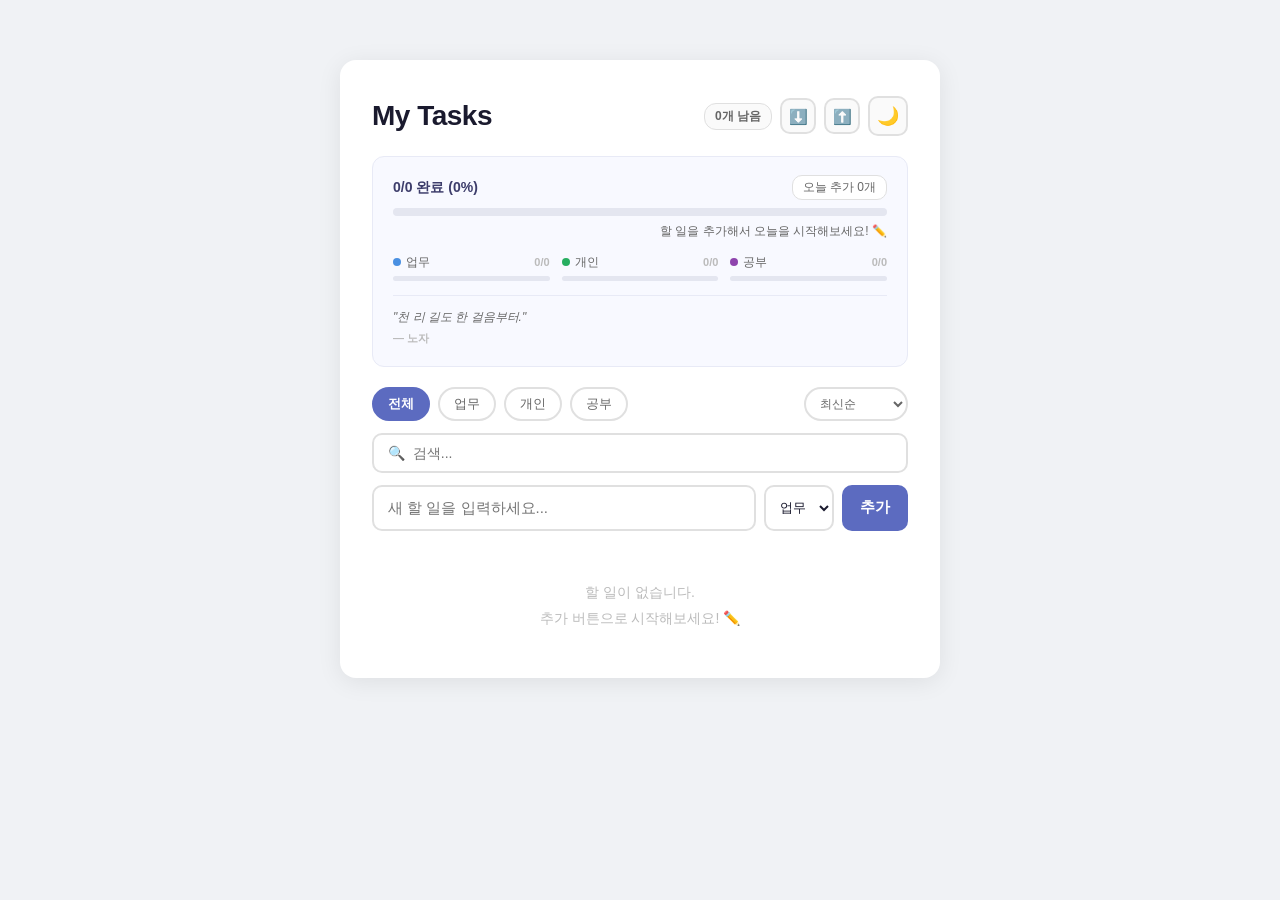
<file: index.html>
<!DOCTYPE html>
<html lang="ko">
<head>
  <meta charset="UTF-8">
  <meta name="viewport" content="width=device-width, initial-scale=1.0">
  <title>My Tasks</title>
  <link rel="stylesheet" href="style.css">
</head>
<body>

  <!-- 스크린 리더 전용 라이브 영역 (시각적으로 숨김) -->
  <div id="srAnnounce" class="sr-only" aria-live="polite" aria-atomic="true"></div>

  <div class="card" role="main">

    <!-- ── 헤더 ── -->
    <div class="header-row">
      <h1 class="title">My Tasks</h1>
      <div class="header-actions">
        <span id="remainingBadge" class="remaining-badge" aria-live="polite" aria-label="남은 할 일 개수">0개 남음</span>

        <!-- 내보내기 -->
        <button id="exportBtn" class="icon-btn" title="JSON으로 내보내기" aria-label="데이터 JSON으로 내보내기">⬇️</button>

        <!-- 가져오기 (hidden file input + trigger button) -->
        <button id="importBtn" class="icon-btn" title="JSON에서 가져오기" aria-label="데이터 JSON에서 가져오기">⬆️</button>
        <input type="file" id="importFile" accept=".json" hidden aria-hidden="true">

        <!-- 다크/라이트 토글 -->
        <button id="themeToggle" class="theme-toggle" title="다크 모드 (Alt+D)" aria-label="테마 전환">
          <span class="theme-icon" aria-hidden="true">🌙</span>
        </button>
      </div>
    </div>

    <!-- ── 진행률 대시보드 ── -->
    <section class="dashboard" aria-label="진행률 대시보드">
      <div class="dash-overall">
        <div class="dash-header">
          <span id="dashText" class="dash-text">0/0 완료 (0%)</span>
          <span id="dashToday" class="dash-today" aria-live="polite">오늘 추가 0개</span>
        </div>
        <!-- role=progressbar + aria-valuenow 는 JS에서 업데이트 -->
        <div
          class="progress-track"
          id="progressTrack"
          role="progressbar"
          aria-valuenow="0"
          aria-valuemin="0"
          aria-valuemax="100"
          aria-label="전체 진행률"
        >
          <div class="progress-bar" id="progressBar" style="width:0%"></div>
        </div>
        <!-- 완료율에 따른 응원 메시지 -->
        <p id="encourageMsg" class="encourage-msg" aria-live="polite"></p>
      </div>

      <!-- 카테고리별 미니 진행률 -->
      <div class="dash-cats" id="dashCats" aria-label="카테고리별 진행률"></div>

      <!-- 오늘의 격언 -->
      <div class="quote-box" id="quoteBox" aria-label="오늘의 격언"></div>
    </section>

    <!-- ── 필터 + 정렬 + 완료 삭제 ── -->
    <div class="filter-bar">
      <div class="filter-row" id="filterRow" role="group" aria-label="카테고리 필터">
        <button class="filter-btn active" data-filter="all"      aria-pressed="true">전체</button>
        <button class="filter-btn"        data-filter="work"     aria-pressed="false">업무</button>
        <button class="filter-btn"        data-filter="personal" aria-pressed="false">개인</button>
        <button class="filter-btn"        data-filter="study"    aria-pressed="false">공부</button>
      </div>
      <div class="filter-bar-right">
        <select id="sortSelect" class="sort-select" aria-label="정렬 기준 선택">
          <option value="newest">최신순</option>
          <option value="oldest">오래된순</option>
          <option value="category">카테고리순</option>
          <option value="manual">수동 정렬</option>
        </select>
        <button
          id="clearCompletedBtn"
          class="clear-completed-btn"
          style="display:none"
          aria-label="완료된 항목 모두 삭제"
        >완료 삭제</button>
      </div>
    </div>

    <!-- ── 검색 ── -->
    <div class="search-area" role="search">
      <input
        type="search"
        id="searchInput"
        class="search-input"
        placeholder="🔍  검색..."
        aria-label="할 일 검색"
        autocomplete="off"
      >
    </div>

    <!-- ── 할 일 입력 ── -->
    <div class="input-area">
      <div class="input-row">
        <input
          type="text"
          id="taskInput"
          class="task-input"
          placeholder="새 할 일을 입력하세요..."
          maxlength="200"
          aria-label="새 할 일 내용 입력"
          autocomplete="off"
        >
        <select id="categorySelect" class="category-select" aria-label="카테고리 선택">
          <option value="work">업무</option>
          <option value="personal">개인</option>
          <option value="study">공부</option>
        </select>
        <button id="addBtn" class="add-btn" aria-label="할 일 추가">추가</button>
      </div>
    </div>

    <!-- ── 할 일 목록 ── -->
    <ul id="taskList" class="task-list" role="list" aria-label="할 일 목록"></ul>

    <!-- 빈 상태 메시지 -->
    <p id="emptyMsg" class="empty-msg" role="status"></p>

  </div><!-- .card -->

  <!-- ── 알림 토스트 (fixed) ── -->
  <div id="toast" class="toast" role="alert" aria-live="assertive" aria-atomic="true"></div>

  <script src="script.js"></script>
</body>
</html>
</file>
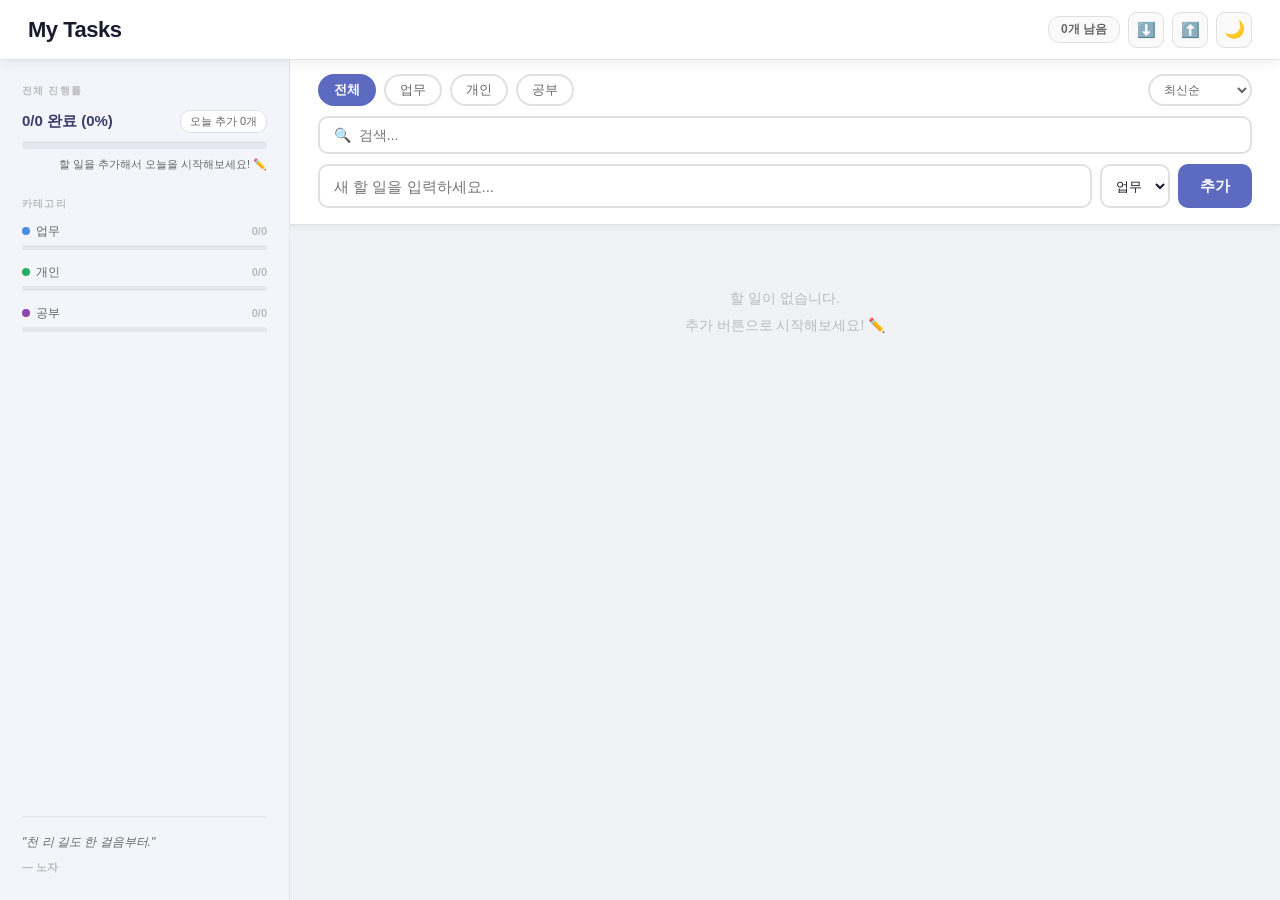
<file: web_version/index.html>
<!DOCTYPE html>
<html lang="ko">
<head>
  <meta charset="UTF-8">
  <meta name="viewport" content="width=device-width, initial-scale=1.0">
  <title>My Tasks</title>
  <link rel="stylesheet" href="style.css">
</head>
<body>
  <!-- 스크린 리더 전용 라이브 영역 -->
  <div id="srAnnounce" class="sr-only" aria-live="polite" aria-atomic="true"></div>

  <!-- ══════════════════════════════════════════
       최상단 헤더 (전체 너비)
       ══════════════════════════════════════════ -->
  <header class="app-header">
    <h1 class="title">My Tasks</h1>
    <div class="header-actions">
      <span id="remainingBadge" class="remaining-badge"
            aria-live="polite" aria-label="남은 할 일 개수">0개 남음</span>
      <button id="exportBtn" class="icon-btn"
              title="JSON으로 내보내기 (Alt+E)"
              aria-label="데이터 JSON으로 내보내기">⬇️</button>
      <button id="importBtn" class="icon-btn"
              title="JSON에서 가져오기 (Alt+I)"
              aria-label="데이터 JSON에서 가져오기">⬆️</button>
      <input type="file" id="importFile" accept=".json" hidden aria-hidden="true">
      <button id="themeToggle" class="icon-btn theme-toggle"
              title="다크 모드 (Alt+D)" aria-label="테마 전환">
        <span class="theme-icon" aria-hidden="true">🌙</span>
      </button>
    </div>
  </header>

  <!-- ══════════════════════════════════════════
       앱 본문: 사이드바 + 메인 패널
       ══════════════════════════════════════════ -->
  <div class="app-body">

    <!-- ── 사이드바: 대시보드 ── -->
    <aside class="sidebar" aria-label="진행률 대시보드">

      <!-- 전체 진행률 -->
      <div class="sidebar-section">
        <p class="sidebar-label">전체 진행률</p>
        <div class="dash-header">
          <span id="dashText" class="dash-text">0/0 완료 (0%)</span>
          <span id="dashToday" class="dash-today" aria-live="polite">오늘 추가 0개</span>
        </div>
        <div class="progress-track" id="progressTrack"
             role="progressbar" aria-valuenow="0"
             aria-valuemin="0" aria-valuemax="100" aria-label="전체 진행률">
          <div class="progress-bar" id="progressBar" style="width:0%"></div>
        </div>
        <p id="encourageMsg" class="encourage-msg" aria-live="polite"></p>
      </div>

      <!-- 카테고리별 진행률 -->
      <div class="sidebar-section">
        <p class="sidebar-label">카테고리</p>
        <div class="dash-cats" id="dashCats" aria-label="카테고리별 진행률"></div>
      </div>

      <!-- 격언을 하단으로 밀어내는 스페이서 -->
      <div class="sidebar-spacer" aria-hidden="true"></div>

      <!-- 오늘의 격언 -->
      <div class="quote-box" id="quoteBox" aria-label="오늘의 격언"></div>

    </aside>

    <!-- ── 메인 패널 ── -->
    <main class="main-panel" role="main">

      <!-- 고정 컨트롤 영역 (스크롤 안 됨) -->
      <div class="controls-area">

        <!-- 필터 + 정렬 + 완료 삭제 -->
        <div class="filter-bar">
          <div class="filter-row" id="filterRow"
               role="group" aria-label="카테고리 필터">
            <button class="filter-btn active" data-filter="all"      aria-pressed="true">전체</button>
            <button class="filter-btn"        data-filter="work"     aria-pressed="false">업무</button>
            <button class="filter-btn"        data-filter="personal" aria-pressed="false">개인</button>
            <button class="filter-btn"        data-filter="study"    aria-pressed="false">공부</button>
          </div>
          <div class="filter-bar-right">
            <select id="sortSelect" class="sort-select" aria-label="정렬 기준 선택">
              <option value="newest">최신순</option>
              <option value="oldest">오래된순</option>
              <option value="category">카테고리순</option>
              <option value="manual">수동 정렬</option>
            </select>
            <button id="clearCompletedBtn" class="clear-completed-btn"
                    style="display:none" aria-label="완료된 항목 모두 삭제">완료 삭제</button>
          </div>
        </div>

        <!-- 검색 -->
        <div class="search-area" role="search">
          <input type="search" id="searchInput" class="search-input"
                 placeholder="🔍  검색..." aria-label="할 일 검색" autocomplete="off">
        </div>

        <!-- 할 일 입력 -->
        <div class="input-area">
          <div class="input-row">
            <input type="text" id="taskInput" class="task-input"
                   placeholder="새 할 일을 입력하세요..." maxlength="200"
                   aria-label="새 할 일 내용 입력" autocomplete="off">
            <select id="categorySelect" class="category-select" aria-label="카테고리 선택">
              <option value="work">업무</option>
              <option value="personal">개인</option>
              <option value="study">공부</option>
            </select>
            <button id="addBtn" class="add-btn" aria-label="할 일 추가">추가</button>
          </div>
        </div>
      </div>

      <!-- 할 일 목록 (독립 스크롤) -->
      <div class="list-area">
        <ul id="taskList" class="task-list" role="list" aria-label="할 일 목록"></ul>
        <p id="emptyMsg" class="empty-msg" role="status"></p>
      </div>

    </main>
  </div><!-- .app-body -->

  <!-- 알림 토스트 -->
  <div id="toast" class="toast" role="alert" aria-live="assertive" aria-atomic="true"></div>

  <script src="script.js"></script>
</body>
</html>
</file>
<file: style.css>
/* ════════════════════════════════════════════════
   CSS Custom Properties — 라이트 / 다크 색상 시스템
   ════════════════════════════════════════════════ */
:root {
  --bg:              #f0f2f5;
  --card:            #ffffff;
  --text:            #1a1a2e;
  --text-muted:      #666;
  --text-subtle:     #bbb;
  --border:          #e0e0e0;
  --border-soft:     #ebebeb;
  --input-bg:        #ffffff;
  --item-bg:         #fafafa;
  --item-hover:      #f3f4ff;
  --dash-bg:         #f8f9ff;
  --dash-border:     #e8eaf6;
  --dash-text:       #3d3d6b;
  --progress-track:  #e4e6f0;
  --tag-work-bg:     #e8f1fb;
  --tag-personal-bg: #e3f6ec;
  --tag-study-bg:    #f3eaf8;
  --editing-bg:      #f0f2ff;
  --shadow:          rgba(0, 0, 0, 0.08);
}

body.dark {
  --bg:              #1A1A1A;
  --card:            #2D2D2D;
  --text:            #E0E0E0;
  --text-muted:      #999;
  --text-subtle:     #555;
  --border:          #444444;
  --border-soft:     #3a3a3a;
  --input-bg:        #383838;
  --item-bg:         #353535;
  --item-hover:      #3d3d52;
  --dash-bg:         #252538;
  --dash-border:     #404055;
  --dash-text:       #9090cc;
  --progress-track:  #444444;
  --tag-work-bg:     rgba(74, 144, 226, 0.18);
  --tag-personal-bg: rgba(39, 174, 96, 0.18);
  --tag-study-bg:    rgba(142, 68, 173, 0.18);
  --editing-bg:      #2a2a4a;
  --shadow:          rgba(0, 0, 0, 0.35);
}

/* ── 리셋 ── */
*, *::before, *::after {
  box-sizing: border-box;
  margin: 0;
  padding: 0;
}

/* ── 스크린 리더 전용 숨김 ── */
.sr-only {
  position: absolute;
  width: 1px;
  height: 1px;
  padding: 0;
  margin: -1px;
  overflow: hidden;
  clip: rect(0,0,0,0);
  white-space: nowrap;
  border: 0;
}

body {
  min-height: 100vh;
  display: flex;
  justify-content: center;
  align-items: flex-start;
  padding: 60px 16px 80px; /* 하단 토스트 공간 확보 */
  background: var(--bg);
  font-family: 'Segoe UI', Tahoma, Geneva, Verdana, sans-serif;
  color: var(--text);
  transition: background 0.3s ease, color 0.3s ease;
}

.card {
  width: 100%;
  max-width: 600px;
  background: var(--card);
  border-radius: 16px;
  box-shadow: 0 4px 24px var(--shadow);
  padding: 36px 32px;
  transition: background 0.3s ease, box-shadow 0.3s ease;
}

/* ════════════════════════════════════════════════
   헤더
   ════════════════════════════════════════════════ */
.header-row {
  display: flex;
  align-items: center;
  justify-content: space-between;
  gap: 12px;
  margin-bottom: 20px;
}

.title {
  font-size: 28px;
  font-weight: 700;
  color: var(--text);
  letter-spacing: -0.5px;
  transition: color 0.3s;
}

.header-actions {
  display: flex;
  align-items: center;
  gap: 8px;
  flex-shrink: 0;
}

.remaining-badge {
  font-size: 12px;
  font-weight: 600;
  color: var(--text-muted);
  background: var(--item-bg);
  border: 1px solid var(--border);
  padding: 4px 10px;
  border-radius: 12px;
  white-space: nowrap;
  transition: background 0.3s, color 0.3s, border-color 0.3s;
}

/* 내보내기/가져오기 아이콘 버튼 */
.icon-btn {
  width: 36px;
  height: 36px;
  border: 2px solid var(--border);
  border-radius: 10px;
  background: var(--item-bg);
  font-size: 15px;
  cursor: pointer;
  display: inline-flex;
  align-items: center;
  justify-content: center;
  flex-shrink: 0;
  transition: all 0.2s;
  line-height: 1;
  text-decoration: none;
}

.icon-btn:hover {
  border-color: #5c6bc0;
  transform: scale(1.06);
}

.icon-btn:focus-visible {
  outline: 2px solid #5c6bc0;
  outline-offset: 2px;
}

/* 다크 모드 토글 */
.theme-toggle {
  width: 40px;
  height: 40px;
  border: 2px solid var(--border);
  border-radius: 10px;
  background: var(--item-bg);
  font-size: 18px;
  cursor: pointer;
  display: flex;
  align-items: center;
  justify-content: center;
  flex-shrink: 0;
  transition: all 0.2s;
}

.theme-toggle:hover  { border-color: #5c6bc0; transform: scale(1.08); }
.theme-toggle:focus-visible { outline: 2px solid #5c6bc0; outline-offset: 2px; }

/* ════════════════════════════════════════════════
   대시보드
   ════════════════════════════════════════════════ */
.dashboard {
  background: var(--dash-bg);
  border: 1px solid var(--dash-border);
  border-radius: 12px;
  padding: 18px 20px;
  margin-bottom: 20px;
  transition: background 0.3s, border-color 0.3s;
}

.dash-overall { margin-bottom: 14px; }

.dash-header {
  display: flex;
  justify-content: space-between;
  align-items: center;
  margin-bottom: 8px;
}

.dash-text {
  font-size: 14px;
  font-weight: 700;
  color: var(--dash-text);
  transition: color 0.3s;
}

.dash-today {
  font-size: 12px;
  color: var(--text-muted);
  background: var(--card);
  padding: 3px 10px;
  border-radius: 10px;
  border: 1px solid var(--border);
  transition: background 0.3s, color 0.3s, border-color 0.3s;
}

/* 진행률 바 */
.progress-track {
  height: 8px;
  background: var(--progress-track);
  border-radius: 4px;
  overflow: hidden;
  transition: background 0.3s;
}

.progress-track.small { height: 5px; }

.progress-bar {
  height: 100%;
  background: linear-gradient(90deg, #5c6bc0, #7986cb);
  border-radius: 4px;
  transition: width 0.55s cubic-bezier(0.4, 0, 0.2, 1);
}

.progress-bar.work     { background: #4A90E2; }
.progress-bar.personal { background: #27AE60; }
.progress-bar.study    { background: #8E44AD; }

/* 응원 메시지 */
.encourage-msg {
  font-size: 12px;
  color: var(--text-muted);
  margin-top: 7px;
  text-align: right;
  line-height: 1.4;
  min-height: 16px;
  transition: color 0.3s;
}

/* 카테고리 미니 바 */
.dash-cats {
  display: grid;
  grid-template-columns: repeat(3, 1fr);
  gap: 12px;
  margin-bottom: 0;
}

.dash-cat { display: flex; flex-direction: column; gap: 5px; }

.dash-cat-header { display: flex; align-items: center; gap: 5px; }

.dash-cat-dot {
  width: 8px;
  height: 8px;
  border-radius: 50%;
  flex-shrink: 0;
}

.dash-cat-dot.work     { background: #4A90E2; }
.dash-cat-dot.personal { background: #27AE60; }
.dash-cat-dot.study    { background: #8E44AD; }

.dash-cat-label {
  font-size: 12px;
  font-weight: 500;
  color: var(--text-muted);
  flex: 1;
  transition: color 0.3s;
}

.dash-cat-count {
  font-size: 11px;
  font-weight: 600;
  color: var(--text-subtle);
  transition: color 0.3s;
}

/* 오늘의 격언 */
.quote-box {
  border-top: 1px solid var(--dash-border);
  margin-top: 14px;
  padding-top: 12px;
  font-size: 12px;
  color: var(--text-muted);
  line-height: 1.6;
  display: none; /* 격언이 로드된 후 JS에서 표시 */
  transition: border-color 0.3s, color 0.3s;
}

.quote-box.visible { display: block; }

.quote-text { font-style: italic; }

.quote-author {
  font-style: normal;
  font-weight: 600;
  font-size: 11px;
  color: var(--text-subtle);
  margin-top: 3px;
  transition: color 0.3s;
}

/* ════════════════════════════════════════════════
   필터 바
   ════════════════════════════════════════════════ */
.filter-bar {
  display: flex;
  align-items: center;
  justify-content: space-between;
  gap: 10px;
  margin-bottom: 12px;
  flex-wrap: wrap;
}

.filter-row {
  display: flex;
  gap: 8px;
  flex-wrap: wrap;
  flex: 1;
}

.filter-btn {
  height: 34px;
  padding: 0 14px;
  border: 2px solid var(--border);
  border-radius: 20px;
  background: transparent;
  font-size: 13px;
  font-weight: 500;
  color: var(--text-muted);
  cursor: pointer;
  transition: all 0.2s;
}

.filter-btn:hover { border-color: #5c6bc0; color: #5c6bc0; }
.filter-btn:focus-visible { outline: 2px solid #5c6bc0; outline-offset: 2px; }

.filter-btn.active                         { background: #5c6bc0; border-color: #5c6bc0; color: #fff; font-weight: 600; }
.filter-btn[data-filter="work"].active     { background: #4A90E2; border-color: #4A90E2; }
.filter-btn[data-filter="personal"].active { background: #27AE60; border-color: #27AE60; }
.filter-btn[data-filter="study"].active    { background: #8E44AD; border-color: #8E44AD; }

.filter-btn[data-filter="work"]:not(.active):hover     { border-color: #4A90E2; color: #4A90E2; }
.filter-btn[data-filter="personal"]:not(.active):hover { border-color: #27AE60; color: #27AE60; }
.filter-btn[data-filter="study"]:not(.active):hover    { border-color: #8E44AD; color: #8E44AD; }

/* 필터 바 우측 영역 (정렬 + 완료 삭제) */
.filter-bar-right {
  display: flex;
  align-items: center;
  gap: 8px;
  flex-shrink: 0;
}

/* 정렬 드롭다운 */
.sort-select {
  height: 34px;
  padding: 0 10px;
  border: 2px solid var(--border);
  border-radius: 20px;
  background: var(--input-bg);
  color: var(--text-muted);
  font-size: 12px;
  font-weight: 500;
  cursor: pointer;
  outline: none;
  transition: border-color 0.2s, background 0.3s, color 0.3s;
}

.sort-select:focus { border-color: #5c6bc0; }

/* 완료 삭제 버튼 */
.clear-completed-btn {
  height: 34px;
  padding: 0 14px;
  border: 2px solid #e57373;
  border-radius: 20px;
  background: transparent;
  font-size: 12px;
  font-weight: 500;
  color: #e57373;
  cursor: pointer;
  white-space: nowrap;
  flex-shrink: 0;
  transition: all 0.2s;
}

.clear-completed-btn:hover { background: #e53935; border-color: #e53935; color: #fff; }
.clear-completed-btn:focus-visible { outline: 2px solid #e53935; outline-offset: 2px; }

/* ════════════════════════════════════════════════
   검색
   ════════════════════════════════════════════════ */
.search-area { margin-bottom: 12px; }

.search-input {
  width: 100%;
  height: 40px;
  padding: 0 14px;
  border: 2px solid var(--border);
  border-radius: 10px;
  font-size: 14px;
  outline: none;
  background: var(--input-bg);
  color: var(--text);
  transition: border-color 0.2s, background 0.3s, color 0.3s;
}

.search-input:focus { border-color: #5c6bc0; }
.search-input::-webkit-search-cancel-button { cursor: pointer; }

/* ════════════════════════════════════════════════
   입력 영역
   ════════════════════════════════════════════════ */
.input-area { margin-bottom: 20px; }

.input-row { display: flex; gap: 8px; }

.task-input {
  flex: 1;
  height: 46px;
  padding: 0 14px;
  border: 2px solid var(--border);
  border-radius: 10px;
  font-size: 15px;
  outline: none;
  background: var(--input-bg);
  color: var(--text);
  transition: border-color 0.2s, background 0.3s, color 0.3s;
  min-width: 0;
}

.task-input:focus { border-color: #5c6bc0; }
.task-input:focus-visible { outline: none; } /* border로 대체 */

.category-select {
  height: 46px;
  padding: 0 10px;
  border: 2px solid var(--border);
  border-radius: 10px;
  font-size: 13px;
  font-weight: 500;
  background: var(--input-bg);
  color: var(--text);
  cursor: pointer;
  outline: none;
  flex-shrink: 0;
  transition: border-color 0.2s, background 0.3s, color 0.3s;
}

.category-select:focus { border-color: #5c6bc0; }

.add-btn {
  height: 46px;
  padding: 0 18px;
  background: #5c6bc0;
  color: #fff;
  border: none;
  border-radius: 10px;
  font-size: 15px;
  font-weight: 600;
  cursor: pointer;
  transition: background 0.2s, transform 0.1s;
  white-space: nowrap;
  flex-shrink: 0;
}

.add-btn:hover  { background: #3f51b5; }
.add-btn:active { transform: scale(0.97); }
.add-btn:focus-visible { outline: 2px solid #3f51b5; outline-offset: 2px; }

/* ════════════════════════════════════════════════
   할 일 목록
   ════════════════════════════════════════════════ */
.task-list {
  list-style: none;
  display: flex;
  flex-direction: column;
  gap: 10px;
}

.task-item {
  display: flex;
  align-items: flex-start;
  gap: 10px;
  padding: 13px 14px;
  border-radius: 10px;
  border: 1px solid var(--border-soft);
  background: var(--item-bg);
  transition: background 0.2s, box-shadow 0.2s, border-color 0.2s;
  position: relative;
}

.task-item:hover:not(.editing) {
  background: var(--item-hover);
  box-shadow: 0 2px 8px rgba(92, 107, 192, 0.08);
}

.task-item.completed { opacity: 0.6; }

/* 카테고리 좌측 컬러 바 */
.task-item::before {
  content: '';
  width: 4px;
  align-self: stretch;
  border-radius: 4px;
  flex-shrink: 0;
  background: var(--border);
  transition: background 0.3s;
}

.task-item[data-category="work"]::before     { background: #4A90E2; }
.task-item[data-category="personal"]::before { background: #27AE60; }
.task-item[data-category="study"]::before    { background: #8E44AD; }

/* ── 드래그 핸들 (수동 정렬 모드) ── */
.drag-handle {
  display: none; /* JS에서 수동 정렬 시 flex로 변경 */
  align-items: center;
  justify-content: center;
  flex-shrink: 0;
  width: 16px;
  color: var(--text-subtle);
  font-size: 14px;
  cursor: grab;
  opacity: 0;
  transition: opacity 0.15s;
  margin-top: 1px;
  letter-spacing: -2px;
}

/* 수동 정렬 모드에서 표시 */
.task-item[data-sortable] .drag-handle      { display: flex; }
.task-item[data-sortable]:hover .drag-handle { opacity: 0.7; }

/* 드래그 중 상태 */
.task-item.dragging { opacity: 0.3; cursor: grabbing; }

/* 드롭 대상 강조 */
.task-item.drag-over {
  border-color: #5c6bc0 !important;
  background: var(--item-hover) !important;
  box-shadow: 0 0 0 2px rgba(92,107,192,0.25) !important;
}

/* ── 체크박스 ── */
.task-checkbox {
  width: 18px;
  height: 18px;
  flex-shrink: 0;
  margin-top: 2px;
  cursor: pointer;
  accent-color: #5c6bc0;
}

/* ── 본문 ── */
.task-body {
  flex: 1;
  display: flex;
  flex-direction: column;
  gap: 5px;
  min-width: 0;
}

.task-top {
  display: flex;
  align-items: center;
  gap: 8px;
  flex-wrap: wrap;
}

.task-text {
  font-size: 15px;
  line-height: 1.4;
  word-break: break-word;
  cursor: text;
  color: var(--text);
  transition: color 0.2s;
}

.task-item.completed .task-text {
  text-decoration: line-through;
  color: var(--text-subtle);
}

/* 카테고리 뱃지 */
.category-tag {
  display: inline-block;
  padding: 2px 8px;
  border-radius: 10px;
  font-size: 11px;
  font-weight: 600;
  letter-spacing: 0.3px;
  flex-shrink: 0;
  transition: background 0.3s;
}

.category-tag.work     { background: var(--tag-work-bg);     color: #4A90E2; }
.category-tag.personal { background: var(--tag-personal-bg); color: #27AE60; }
.category-tag.study    { background: var(--tag-study-bg);    color: #8E44AD; }

.task-time {
  font-size: 11px;
  color: var(--text-subtle);
  transition: color 0.3s;
}

/* ── 삭제 버튼 ── */
.delete-btn {
  flex-shrink: 0;
  width: 34px;
  height: 34px;
  display: flex;
  align-items: center;
  justify-content: center;
  background: transparent;
  border: none;
  border-radius: 8px;
  color: var(--text-subtle);
  font-size: 14px;
  cursor: pointer;
  transition: background 0.2s, color 0.2s;
}

.delete-btn:hover { background: #ffe0e0; color: #e53935; }
.delete-btn:focus-visible { outline: 2px solid #e53935; outline-offset: 2px; }

/* ── 완료 구분선 ── */
.completed-divider {
  display: flex;
  align-items: center;
  gap: 10px;
  margin: 14px 0 4px;
  color: var(--text-subtle);
  font-size: 12px;
  transition: color 0.3s;
  list-style: none;
}

.completed-divider::before,
.completed-divider::after {
  content: '';
  flex: 1;
  height: 1px;
  background: var(--border-soft);
  transition: background 0.3s;
}

/* ════════════════════════════════════════════════
   인라인 편집 모드
   ════════════════════════════════════════════════ */
.task-item.editing {
  background: var(--editing-bg);
  border-color: #5c6bc0;
  box-shadow: 0 0 0 3px rgba(92, 107, 192, 0.12);
  align-items: center;
}

.task-item.editing .task-checkbox,
.task-item.editing .delete-btn,
.task-item.editing .drag-handle { visibility: hidden; }

.edit-row {
  display: flex;
  gap: 6px;
  align-items: center;
  width: 100%;
  padding: 1px 0;
}

.edit-input {
  flex: 1;
  height: 36px;
  padding: 0 10px;
  border: 2px solid #5c6bc0;
  border-radius: 8px;
  font-size: 14px;
  outline: none;
  min-width: 0;
  background: var(--input-bg);
  color: var(--text);
  transition: border-color 0.2s, background 0.3s;
}

.edit-input:focus { border-color: #3f51b5; }

.edit-category-select {
  height: 36px;
  padding: 0 6px;
  border: 2px solid var(--border);
  border-radius: 8px;
  font-size: 12px;
  font-weight: 500;
  background: var(--input-bg);
  color: var(--text);
  cursor: pointer;
  outline: none;
  flex-shrink: 0;
  transition: border-color 0.2s, background 0.3s;
}

.edit-category-select:focus { border-color: #5c6bc0; }

.edit-save-btn,
.edit-cancel-btn {
  width: 32px;
  height: 32px;
  border: none;
  border-radius: 8px;
  font-size: 14px;
  font-weight: 700;
  cursor: pointer;
  display: flex;
  align-items: center;
  justify-content: center;
  flex-shrink: 0;
  transition: background 0.15s, color 0.15s;
}

.edit-save-btn         { background: #e3f6ec; color: #27AE60; }
.edit-save-btn:hover   { background: #27AE60; color: #fff; }
.edit-cancel-btn       { background: #fce4e4; color: #e53935; }
.edit-cancel-btn:hover { background: #e53935; color: #fff; }

/* ════════════════════════════════════════════════
   빈 상태 메시지
   ════════════════════════════════════════════════ */
.empty-msg {
  text-align: center;
  color: var(--text-subtle);
  font-size: 14px;
  line-height: 1.9;
  padding: 28px 0 10px;
  display: none;
  transition: color 0.3s;
}

.empty-msg.visible { display: block; }

/* ════════════════════════════════════════════════
   토스트 알림
   ════════════════════════════════════════════════ */
.toast {
  position: fixed;
  bottom: 28px;
  left: 50%;
  transform: translateX(-50%) translateY(90px);
  background: #2a2a2a;
  color: #fff;
  padding: 12px 18px;
  border-radius: 12px;
  font-size: 14px;
  display: flex;
  align-items: center;
  gap: 12px;
  transition: transform 0.3s cubic-bezier(0.4, 0, 0.2, 1), opacity 0.3s ease;
  opacity: 0;
  z-index: 9999;
  max-width: min(480px, 90vw);
  box-shadow: 0 6px 24px rgba(0,0,0,0.3);
  pointer-events: none;
}

.toast.visible {
  transform: translateX(-50%) translateY(0);
  opacity: 1;
  pointer-events: auto;
}

/* 토스트 타입별 색상 */
.toast.warning { background: #e65100; }
.toast.error   { background: #b71c1c; }
.toast.success { background: #1b5e20; }

/* 되돌리기 버튼 (토스트 내부) */
.toast-undo-btn {
  background: transparent;
  border: 1.5px solid rgba(255,255,255,0.55);
  color: #fff;
  padding: 4px 12px;
  border-radius: 8px;
  font-size: 13px;
  font-weight: 600;
  cursor: pointer;
  white-space: nowrap;
  flex-shrink: 0;
  transition: background 0.15s;
}

.toast-undo-btn:hover   { background: rgba(255,255,255,0.2); }
.toast-undo-btn:focus-visible { outline: 2px solid #fff; }

/* ════════════════════════════════════════════════
   애니메이션
   ════════════════════════════════════════════════ */
@keyframes fadeSlideIn {
  from { opacity: 0; transform: translateY(-10px); }
  to   { opacity: 1; transform: translateY(0); }
}

/* 신규 항목 진입 애니메이션 */
.task-enter { animation: fadeSlideIn 0.25s ease-out both; }

/* ════════════════════════════════════════════════
   반응형 — 모바일 (max-width: 480px)
   ════════════════════════════════════════════════ */
@media (max-width: 480px) {
  body { padding: 16px 12px 80px; }

  .card { padding: 20px 18px; border-radius: 12px; }

  .title { font-size: 22px; }

  /* 모바일에서 배지 숨김 */
  .remaining-badge { display: none; }

  /* 입력창: 텍스트 필드 전체 너비, 셀렉트+버튼 아래 한 줄 */
  .input-row { flex-wrap: wrap; }

  .task-input {
    flex-basis: 100%;
    height: 48px;
    font-size: 16px; /* iOS 자동 확대 방지 */
  }

  .category-select { flex: 1; height: 44px; font-size: 14px; }
  .add-btn         { height: 44px; font-size: 14px; }

  /* 필터 바 세로 정렬 */
  .filter-bar { flex-direction: column; align-items: flex-start; }
  .filter-bar-right { width: 100%; justify-content: flex-end; }

  .filter-btn          { height: 38px; padding: 0 12px; }
  .clear-completed-btn { height: 38px; }
  .sort-select         { height: 38px; }

  /* 검색 */
  .search-input { height: 44px; font-size: 16px; }

  /* 항목 */
  .task-item    { padding: 12px 12px; }
  .task-checkbox { width: 20px; height: 20px; }
  .delete-btn   { width: 40px; height: 40px; }
  .task-text    { font-size: 15px; }

  /* 편집 모드 */
  .edit-row   { flex-wrap: wrap; }
  .edit-input { flex-basis: 100%; height: 40px; font-size: 16px; }
  .edit-category-select { flex: 1; }

  /* 대시보드 */
  .dash-cats { gap: 8px; }
  .dash-cat-label { font-size: 11px; }

  /* 아이콘 버튼 */
  .icon-btn    { width: 38px; height: 38px; }
  .theme-toggle { width: 38px; height: 38px; }
}
</file>
<file: web_version/style.css>
/* ════════════════════════════════════════════════
   CSS Custom Properties — 라이트 / 다크 색상 시스템
   ════════════════════════════════════════════════ */
:root {
  --bg:              #f0f2f5;
  --card:            #ffffff;
  --text:            #1a1a2e;
  --text-muted:      #666;
  --text-subtle:     #bbb;
  --border:          #e0e0e0;
  --border-soft:     #ebebeb;
  --input-bg:        #ffffff;
  --item-bg:         #fafafa;
  --item-hover:      #f3f4ff;
  --sidebar-bg:      #f4f5fb;
  --sidebar-border:  #e2e4f0;
  --dash-bg:         #f8f9ff;
  --dash-border:     #e8eaf6;
  --dash-text:       #3d3d6b;
  --progress-track:  #e4e6f0;
  --tag-work-bg:     #e8f1fb;
  --tag-personal-bg: #e3f6ec;
  --tag-study-bg:    #f3eaf8;
  --editing-bg:      #f0f2ff;
  --header-shadow:   0 2px 12px rgba(0, 0, 0, 0.07);
  --shadow:          rgba(0, 0, 0, 0.06);
}

body.dark {
  --bg:              #1a1a1a;
  --card:            #2d2d2d;
  --text:            #e0e0e0;
  --text-muted:      #999;
  --text-subtle:     #555;
  --border:          #444;
  --border-soft:     #3a3a3a;
  --input-bg:        #383838;
  --item-bg:         #353535;
  --item-hover:      #3d3d52;
  --sidebar-bg:      #252535;
  --sidebar-border:  #383850;
  --dash-bg:         #252538;
  --dash-border:     #404055;
  --dash-text:       #9090cc;
  --progress-track:  #444;
  --tag-work-bg:     rgba(74, 144, 226, 0.18);
  --tag-personal-bg: rgba(39, 174, 96, 0.18);
  --tag-study-bg:    rgba(142, 68, 173, 0.18);
  --editing-bg:      #2a2a4a;
  --header-shadow:   0 2px 12px rgba(0, 0, 0, 0.3);
  --shadow:          rgba(0, 0, 0, 0.25);
}

/* ════════════════════════════════════════════════
   리셋 & 기본
   ════════════════════════════════════════════════ */
*, *::before, *::after {
  box-sizing: border-box;
  margin: 0;
  padding: 0;
}

/* 전체 화면 고정 레이아웃 */
html, body {
  height: 100%;
  overflow: hidden;
}

body {
  display: flex;
  flex-direction: column;
  background: var(--bg);
  font-family: 'Segoe UI', Tahoma, Geneva, Verdana, sans-serif;
  color: var(--text);
  transition: background 0.3s ease, color 0.3s ease;
}

/* 스크린 리더 전용 숨김 */
.sr-only {
  position: absolute;
  width: 1px; height: 1px;
  padding: 0; margin: -1px;
  overflow: hidden;
  clip: rect(0,0,0,0);
  white-space: nowrap;
  border: 0;
}

/* ════════════════════════════════════════════════
   앱 헤더 (전체 너비 고정)
   ════════════════════════════════════════════════ */
.app-header {
  flex-shrink: 0;
  height: 60px;
  display: flex;
  align-items: center;
  justify-content: space-between;
  padding: 0 28px;
  background: var(--card);
  border-bottom: 1px solid var(--border);
  box-shadow: var(--header-shadow);
  z-index: 10;
  transition: background 0.3s, border-color 0.3s;
}

.title {
  font-size: 22px;
  font-weight: 700;
  color: var(--text);
  letter-spacing: -0.5px;
  transition: color 0.3s;
}

.header-actions {
  display: flex;
  align-items: center;
  gap: 8px;
}

.remaining-badge {
  font-size: 12px;
  font-weight: 600;
  color: var(--text-muted);
  background: var(--item-bg);
  border: 1px solid var(--border);
  padding: 4px 12px;
  border-radius: 12px;
  white-space: nowrap;
  transition: background 0.3s, color 0.3s, border-color 0.3s;
}

/* 아이콘 버튼 (내보내기 / 가져오기 / 테마) */
.icon-btn {
  width: 36px;
  height: 36px;
  border: 1.5px solid var(--border);
  border-radius: 9px;
  background: var(--item-bg);
  font-size: 15px;
  cursor: pointer;
  display: inline-flex;
  align-items: center;
  justify-content: center;
  flex-shrink: 0;
  transition: all 0.18s;
}

.icon-btn:hover          { border-color: #5c6bc0; transform: scale(1.07); }
.icon-btn:focus-visible  { outline: 2px solid #5c6bc0; outline-offset: 2px; }

.theme-toggle { font-size: 17px; }

/* ════════════════════════════════════════════════
   앱 본문: 사이드바 + 메인 (flex row, 나머지 높이 채움)
   ════════════════════════════════════════════════ */
.app-body {
  flex: 1;
  display: flex;
  overflow: hidden;
  min-height: 0; /* flex children 스크롤 허용 */
}

/* ════════════════════════════════════════════════
   사이드바 — 대시보드 영역
   ════════════════════════════════════════════════ */
.sidebar {
  width: 290px;
  flex-shrink: 0;
  min-height: 0; /* flex 자식이 컨테이너를 초과하지 않도록 */
  background: var(--sidebar-bg);
  border-right: 1px solid var(--sidebar-border);
  overflow-y: auto;
  padding: 24px 22px;
  display: flex;
  flex-direction: column;
  gap: 0;
  transition: background 0.3s, border-color 0.3s;
}

/* 사이드바 섹션 */
.sidebar-section {
  margin-bottom: 24px;
}

/* 섹션 레이블 (소문자 대문자 스타일) */
.sidebar-label {
  font-size: 10px;
  font-weight: 700;
  text-transform: uppercase;
  letter-spacing: 1.2px;
  color: var(--text-subtle);
  margin-bottom: 12px;
  transition: color 0.3s;
}

/* 전체 진행률 헤더 */
.dash-header {
  display: flex;
  justify-content: space-between;
  align-items: center;
  margin-bottom: 8px;
  flex-wrap: wrap;
  gap: 6px;
}

.dash-text {
  font-size: 15px;
  font-weight: 700;
  color: var(--dash-text);
  transition: color 0.3s;
}

.dash-today {
  font-size: 11px;
  color: var(--text-muted);
  background: var(--card);
  padding: 3px 9px;
  border-radius: 10px;
  border: 1px solid var(--border);
  transition: background 0.3s, color 0.3s, border-color 0.3s;
}

/* 진행률 바 */
.progress-track {
  height: 8px;
  background: var(--progress-track);
  border-radius: 4px;
  overflow: hidden;
  transition: background 0.3s;
}

.progress-track.small { height: 5px; }

.progress-bar {
  height: 100%;
  background: linear-gradient(90deg, #5c6bc0, #7986cb);
  border-radius: 4px;
  transition: width 0.55s cubic-bezier(0.4, 0, 0.2, 1);
}

.progress-bar.work     { background: #4A90E2; }
.progress-bar.personal { background: #27AE60; }
.progress-bar.study    { background: #8E44AD; }

/* 응원 메시지 */
.encourage-msg {
  font-size: 11px;
  color: var(--text-muted);
  margin-top: 7px;
  text-align: right;
  line-height: 1.5;
  min-height: 15px;
  transition: color 0.3s;
}

/* 카테고리 미니 바 — 사이드바에서는 세로(1열) 배치 */
.dash-cats {
  display: flex;
  flex-direction: column;
  gap: 14px;
}

.dash-cat {
  display: flex;
  flex-direction: column;
  gap: 5px;
}

.dash-cat-header {
  display: flex;
  align-items: center;
  gap: 6px;
}

.dash-cat-dot {
  width: 8px;
  height: 8px;
  border-radius: 50%;
  flex-shrink: 0;
}

.dash-cat-dot.work     { background: #4A90E2; }
.dash-cat-dot.personal { background: #27AE60; }
.dash-cat-dot.study    { background: #8E44AD; }

.dash-cat-label {
  font-size: 12px;
  font-weight: 500;
  color: var(--text-muted);
  flex: 1;
  transition: color 0.3s;
}

.dash-cat-count {
  font-size: 11px;
  font-weight: 600;
  color: var(--text-subtle);
  transition: color 0.3s;
}

/* 격언을 사이드바 하단으로 밀어내는 스페이서
   display:none인 quote-box는 flex에서 제외되므로
   margin-top:auto 대신 항상 존재하는 별도 요소로 처리 */
.sidebar-spacer {
  flex: 1;
  min-height: 16px; /* 콘텐츠가 꽉 찼을 때 최소 여백 보장 */
}

/* 오늘의 격언 */
.quote-box {
  border-top: 1px solid var(--sidebar-border);
  padding-top: 16px;
  font-size: 12px;
  color: var(--text-muted);
  line-height: 1.65;
  display: none;
  transition: border-color 0.3s, color 0.3s;
}

.quote-box.visible { display: block; }

.quote-text   { font-style: italic; }

.quote-author {
  font-style: normal;
  font-weight: 600;
  font-size: 11px;
  color: var(--text-subtle);
  margin-top: 5px;
  transition: color 0.3s;
}

/* ════════════════════════════════════════════════
   메인 패널 — 컨트롤(고정) + 목록(스크롤)
   ════════════════════════════════════════════════ */
.main-panel {
  flex: 1;
  display: flex;
  flex-direction: column;
  overflow: hidden;
  min-width: 0;
  background: var(--bg);
  transition: background 0.3s;
}

/* ── 컨트롤 영역 (스크롤 안 됨) ── */
.controls-area {
  flex-shrink: 0;
  background: var(--card);
  border-bottom: 1px solid var(--border);
  padding: 14px 28px 16px;
  display: flex;
  flex-direction: column;
  gap: 10px;
  box-shadow: 0 2px 8px var(--shadow);
  transition: background 0.3s, border-color 0.3s;
}

/* 필터 바 */
.filter-bar {
  display: flex;
  align-items: center;
  justify-content: space-between;
  gap: 10px;
  flex-wrap: wrap;
}

.filter-row {
  display: flex;
  gap: 8px;
  flex-wrap: wrap;
  flex: 1;
}

.filter-btn {
  height: 32px;
  padding: 0 14px;
  border: 2px solid var(--border);
  border-radius: 20px;
  background: transparent;
  font-size: 13px;
  font-weight: 500;
  color: var(--text-muted);
  cursor: pointer;
  transition: all 0.2s;
}

.filter-btn:hover         { border-color: #5c6bc0; color: #5c6bc0; }
.filter-btn:focus-visible { outline: 2px solid #5c6bc0; outline-offset: 2px; }

.filter-btn.active                         { background: #5c6bc0; border-color: #5c6bc0; color: #fff; font-weight: 600; }
.filter-btn[data-filter="work"].active     { background: #4A90E2; border-color: #4A90E2; }
.filter-btn[data-filter="personal"].active { background: #27AE60; border-color: #27AE60; }
.filter-btn[data-filter="study"].active    { background: #8E44AD; border-color: #8E44AD; }

.filter-btn[data-filter="work"]:not(.active):hover     { border-color: #4A90E2; color: #4A90E2; }
.filter-btn[data-filter="personal"]:not(.active):hover { border-color: #27AE60; color: #27AE60; }
.filter-btn[data-filter="study"]:not(.active):hover    { border-color: #8E44AD; color: #8E44AD; }

.filter-bar-right {
  display: flex;
  align-items: center;
  gap: 8px;
  flex-shrink: 0;
}

.sort-select {
  height: 32px;
  padding: 0 10px;
  border: 2px solid var(--border);
  border-radius: 20px;
  background: var(--input-bg);
  color: var(--text-muted);
  font-size: 12px;
  font-weight: 500;
  cursor: pointer;
  outline: none;
  transition: border-color 0.2s, background 0.3s, color 0.3s;
}

.sort-select:focus { border-color: #5c6bc0; }

.clear-completed-btn {
  height: 32px;
  padding: 0 14px;
  border: 2px solid #e57373;
  border-radius: 20px;
  background: transparent;
  font-size: 12px;
  font-weight: 500;
  color: #e57373;
  cursor: pointer;
  white-space: nowrap;
  flex-shrink: 0;
  transition: all 0.2s;
}

.clear-completed-btn:hover         { background: #e53935; border-color: #e53935; color: #fff; }
.clear-completed-btn:focus-visible { outline: 2px solid #e53935; outline-offset: 2px; }

/* 검색 */
.search-input {
  width: 100%;
  height: 38px;
  padding: 0 14px;
  border: 2px solid var(--border);
  border-radius: 10px;
  font-size: 14px;
  outline: none;
  background: var(--input-bg);
  color: var(--text);
  transition: border-color 0.2s, background 0.3s, color 0.3s;
}

.search-input:focus { border-color: #5c6bc0; }
.search-input::-webkit-search-cancel-button { cursor: pointer; }

/* 할 일 입력 */
.input-row { display: flex; gap: 8px; }

.task-input {
  flex: 1;
  height: 44px;
  padding: 0 14px;
  border: 2px solid var(--border);
  border-radius: 10px;
  font-size: 15px;
  outline: none;
  background: var(--input-bg);
  color: var(--text);
  transition: border-color 0.2s, background 0.3s, color 0.3s;
  min-width: 0;
}

.task-input:focus { border-color: #5c6bc0; }

.category-select {
  height: 44px;
  padding: 0 10px;
  border: 2px solid var(--border);
  border-radius: 10px;
  font-size: 13px;
  font-weight: 500;
  background: var(--input-bg);
  color: var(--text);
  cursor: pointer;
  outline: none;
  flex-shrink: 0;
  transition: border-color 0.2s, background 0.3s, color 0.3s;
}

.category-select:focus { border-color: #5c6bc0; }

.add-btn {
  height: 44px;
  padding: 0 22px;
  background: #5c6bc0;
  color: #fff;
  border: none;
  border-radius: 10px;
  font-size: 15px;
  font-weight: 600;
  cursor: pointer;
  transition: background 0.2s, transform 0.1s;
  white-space: nowrap;
  flex-shrink: 0;
}

.add-btn:hover         { background: #3f51b5; }
.add-btn:active        { transform: scale(0.97); }
.add-btn:focus-visible { outline: 2px solid #3f51b5; outline-offset: 2px; }

/* ── 목록 영역 (독립 스크롤) ── */
.list-area {
  flex: 1;
  overflow-y: auto;
  padding: 20px 28px 28px;
  min-height: 0;
}

/* ════════════════════════════════════════════════
   할 일 목록 & 항목
   ════════════════════════════════════════════════ */
.task-list {
  list-style: none;
  display: flex;
  flex-direction: column;
  gap: 8px;
  /* 가독성을 위해 너무 넓어지지 않도록 제한 */
  max-width: 900px;
}

.task-item {
  display: flex;
  align-items: flex-start;
  gap: 10px;
  padding: 13px 16px;
  border-radius: 10px;
  border: 1px solid var(--border-soft);
  background: var(--item-bg);
  transition: background 0.2s, box-shadow 0.15s, border-color 0.2s;
  position: relative;
}

.task-item:hover:not(.editing) {
  background: var(--item-hover);
  box-shadow: 0 2px 10px rgba(92, 107, 192, 0.09);
}

.task-item.completed { opacity: 0.6; }

/* 카테고리 좌측 컬러 바 */
.task-item::before {
  content: '';
  width: 4px;
  align-self: stretch;
  border-radius: 4px;
  flex-shrink: 0;
  background: var(--border);
  transition: background 0.3s;
}

.task-item[data-category="work"]::before     { background: #4A90E2; }
.task-item[data-category="personal"]::before { background: #27AE60; }
.task-item[data-category="study"]::before    { background: #8E44AD; }

/* 드래그 핸들 */
.drag-handle {
  display: none;
  align-items: center;
  justify-content: center;
  flex-shrink: 0;
  width: 16px;
  color: var(--text-subtle);
  font-size: 14px;
  cursor: grab;
  opacity: 0;
  transition: opacity 0.15s;
  letter-spacing: -2px;
}

.task-item[data-sortable] .drag-handle       { display: flex; }
.task-item[data-sortable]:hover .drag-handle { opacity: 0.7; }
.task-item.dragging  { opacity: 0.3; cursor: grabbing; }

.task-item.drag-over {
  border-color: #5c6bc0 !important;
  background: var(--item-hover) !important;
  box-shadow: 0 0 0 2px rgba(92, 107, 192, 0.25) !important;
}

/* 체크박스 */
.task-checkbox {
  width: 17px;
  height: 17px;
  flex-shrink: 0;
  margin-top: 3px;
  cursor: pointer;
  accent-color: #5c6bc0;
}

/* 본문 */
.task-body {
  flex: 1;
  display: flex;
  flex-direction: column;
  gap: 4px;
  min-width: 0;
}

.task-top {
  display: flex;
  align-items: center;
  gap: 8px;
  flex-wrap: wrap;
}

.task-text {
  font-size: 14px;
  line-height: 1.45;
  word-break: break-word;
  cursor: text;
  color: var(--text);
  transition: color 0.2s;
}

.task-item.completed .task-text {
  text-decoration: line-through;
  color: var(--text-subtle);
}

/* 카테고리 뱃지 */
.category-tag {
  display: inline-block;
  padding: 2px 8px;
  border-radius: 10px;
  font-size: 11px;
  font-weight: 600;
  letter-spacing: 0.3px;
  flex-shrink: 0;
  transition: background 0.3s;
}

.category-tag.work     { background: var(--tag-work-bg);     color: #4A90E2; }
.category-tag.personal { background: var(--tag-personal-bg); color: #27AE60; }
.category-tag.study    { background: var(--tag-study-bg);    color: #8E44AD; }

.task-time {
  font-size: 11px;
  color: var(--text-subtle);
  transition: color 0.3s;
}

/* 삭제 버튼 */
.delete-btn {
  flex-shrink: 0;
  width: 32px;
  height: 32px;
  display: flex;
  align-items: center;
  justify-content: center;
  background: transparent;
  border: none;
  border-radius: 8px;
  color: var(--text-subtle);
  font-size: 13px;
  cursor: pointer;
  transition: background 0.2s, color 0.2s;
}

.delete-btn:hover         { background: #ffe0e0; color: #e53935; }
.delete-btn:focus-visible { outline: 2px solid #e53935; outline-offset: 2px; }

/* 완료 구분선 */
.completed-divider {
  display: flex;
  align-items: center;
  gap: 10px;
  margin: 16px 0 6px;
  color: var(--text-subtle);
  font-size: 12px;
  list-style: none;
  transition: color 0.3s;
}

.completed-divider::before,
.completed-divider::after {
  content: '';
  flex: 1;
  height: 1px;
  background: var(--border-soft);
  transition: background 0.3s;
}

/* ════════════════════════════════════════════════
   인라인 편집 모드
   ════════════════════════════════════════════════ */
.task-item.editing {
  background: var(--editing-bg);
  border-color: #5c6bc0;
  box-shadow: 0 0 0 3px rgba(92, 107, 192, 0.12);
  align-items: center;
}

.task-item.editing .task-checkbox,
.task-item.editing .delete-btn,
.task-item.editing .drag-handle { visibility: hidden; }

.edit-row {
  display: flex;
  gap: 6px;
  align-items: center;
  width: 100%;
}

.edit-input {
  flex: 1;
  height: 34px;
  padding: 0 10px;
  border: 2px solid #5c6bc0;
  border-radius: 8px;
  font-size: 14px;
  outline: none;
  min-width: 0;
  background: var(--input-bg);
  color: var(--text);
  transition: border-color 0.2s, background 0.3s;
}

.edit-input:focus { border-color: #3f51b5; }

.edit-category-select {
  height: 34px;
  padding: 0 6px;
  border: 2px solid var(--border);
  border-radius: 8px;
  font-size: 12px;
  font-weight: 500;
  background: var(--input-bg);
  color: var(--text);
  cursor: pointer;
  outline: none;
  flex-shrink: 0;
  transition: border-color 0.2s, background 0.3s;
}

.edit-category-select:focus { border-color: #5c6bc0; }

.edit-save-btn,
.edit-cancel-btn {
  width: 30px; height: 30px;
  border: none;
  border-radius: 7px;
  font-size: 14px;
  font-weight: 700;
  cursor: pointer;
  display: flex;
  align-items: center;
  justify-content: center;
  flex-shrink: 0;
  transition: background 0.15s, color 0.15s;
}

.edit-save-btn         { background: #e3f6ec; color: #27AE60; }
.edit-save-btn:hover   { background: #27AE60; color: #fff; }
.edit-cancel-btn       { background: #fce4e4; color: #e53935; }
.edit-cancel-btn:hover { background: #e53935; color: #fff; }

/* ════════════════════════════════════════════════
   빈 상태 메시지
   ════════════════════════════════════════════════ */
.empty-msg {
  text-align: center;
  color: var(--text-subtle);
  font-size: 14px;
  line-height: 1.9;
  padding: 40px 0 16px;
  display: none;
  transition: color 0.3s;
}

.empty-msg.visible { display: block; }

/* ════════════════════════════════════════════════
   토스트 알림 (화면 하단 고정)
   ════════════════════════════════════════════════ */
.toast {
  position: fixed;
  bottom: 28px;
  left: calc(290px + (100% - 290px) / 2); /* 메인 패널 중앙 */
  transform: translateX(-50%) translateY(90px);
  background: #2a2a2a;
  color: #fff;
  padding: 12px 18px;
  border-radius: 12px;
  font-size: 14px;
  display: flex;
  align-items: center;
  gap: 12px;
  transition: transform 0.3s cubic-bezier(0.4, 0, 0.2, 1), opacity 0.3s ease;
  opacity: 0;
  z-index: 9999;
  max-width: min(500px, 60vw);
  box-shadow: 0 6px 24px rgba(0,0,0,0.3);
  pointer-events: none;
}

.toast.visible {
  transform: translateX(-50%) translateY(0);
  opacity: 1;
  pointer-events: auto;
}

.toast.warning { background: #e65100; }
.toast.error   { background: #b71c1c; }
.toast.success { background: #1b5e20; }

.toast-undo-btn {
  background: transparent;
  border: 1.5px solid rgba(255,255,255,0.55);
  color: #fff;
  padding: 4px 12px;
  border-radius: 8px;
  font-size: 13px;
  font-weight: 600;
  cursor: pointer;
  white-space: nowrap;
  flex-shrink: 0;
  transition: background 0.15s;
}

.toast-undo-btn:hover         { background: rgba(255,255,255,0.2); }
.toast-undo-btn:focus-visible { outline: 2px solid #fff; }

/* ════════════════════════════════════════════════
   애니메이션
   ════════════════════════════════════════════════ */
@keyframes fadeSlideIn {
  from { opacity: 0; transform: translateY(-8px); }
  to   { opacity: 1; transform: translateY(0); }
}

.task-enter { animation: fadeSlideIn 0.22s ease-out both; }

/* ════════════════════════════════════════════════
   반응형 — 좁은 화면 (≤ 900px): 사이드바 숨김
   ════════════════════════════════════════════════ */
@media (max-width: 900px) {
  html, body { overflow: auto; height: auto; }

  .app-body { flex-direction: column; overflow: visible; }

  .sidebar {
    width: 100%;
    border-right: none;
    border-bottom: 1px solid var(--sidebar-border);
    overflow-y: visible;
    padding: 18px 20px;
  }

  /* 좁은 화면에서 카테고리 바를 3열 그리드로 복귀 */
  .dash-cats { display: grid; grid-template-columns: repeat(3, 1fr); gap: 12px; }

  .main-panel { overflow: visible; }

  .list-area  { overflow-y: visible; padding: 16px 20px 32px; }

  .controls-area { padding: 12px 20px 14px; }

  .toast { left: 50%; }

  .task-list { max-width: none; }
}

@media (max-width: 480px) {
  .app-header { padding: 0 16px; }

  .title { font-size: 20px; }

  .remaining-badge { display: none; }

  .controls-area { padding: 10px 14px 12px; }

  .list-area { padding: 12px 14px 24px; }

  .input-row { flex-wrap: wrap; }
  .task-input { flex-basis: 100%; font-size: 16px; }
  .category-select { flex: 1; font-size: 14px; }

  .filter-bar { flex-direction: column; align-items: flex-start; }
  .filter-bar-right { width: 100%; justify-content: flex-end; }

  .search-input { font-size: 16px; }
}
</file>
